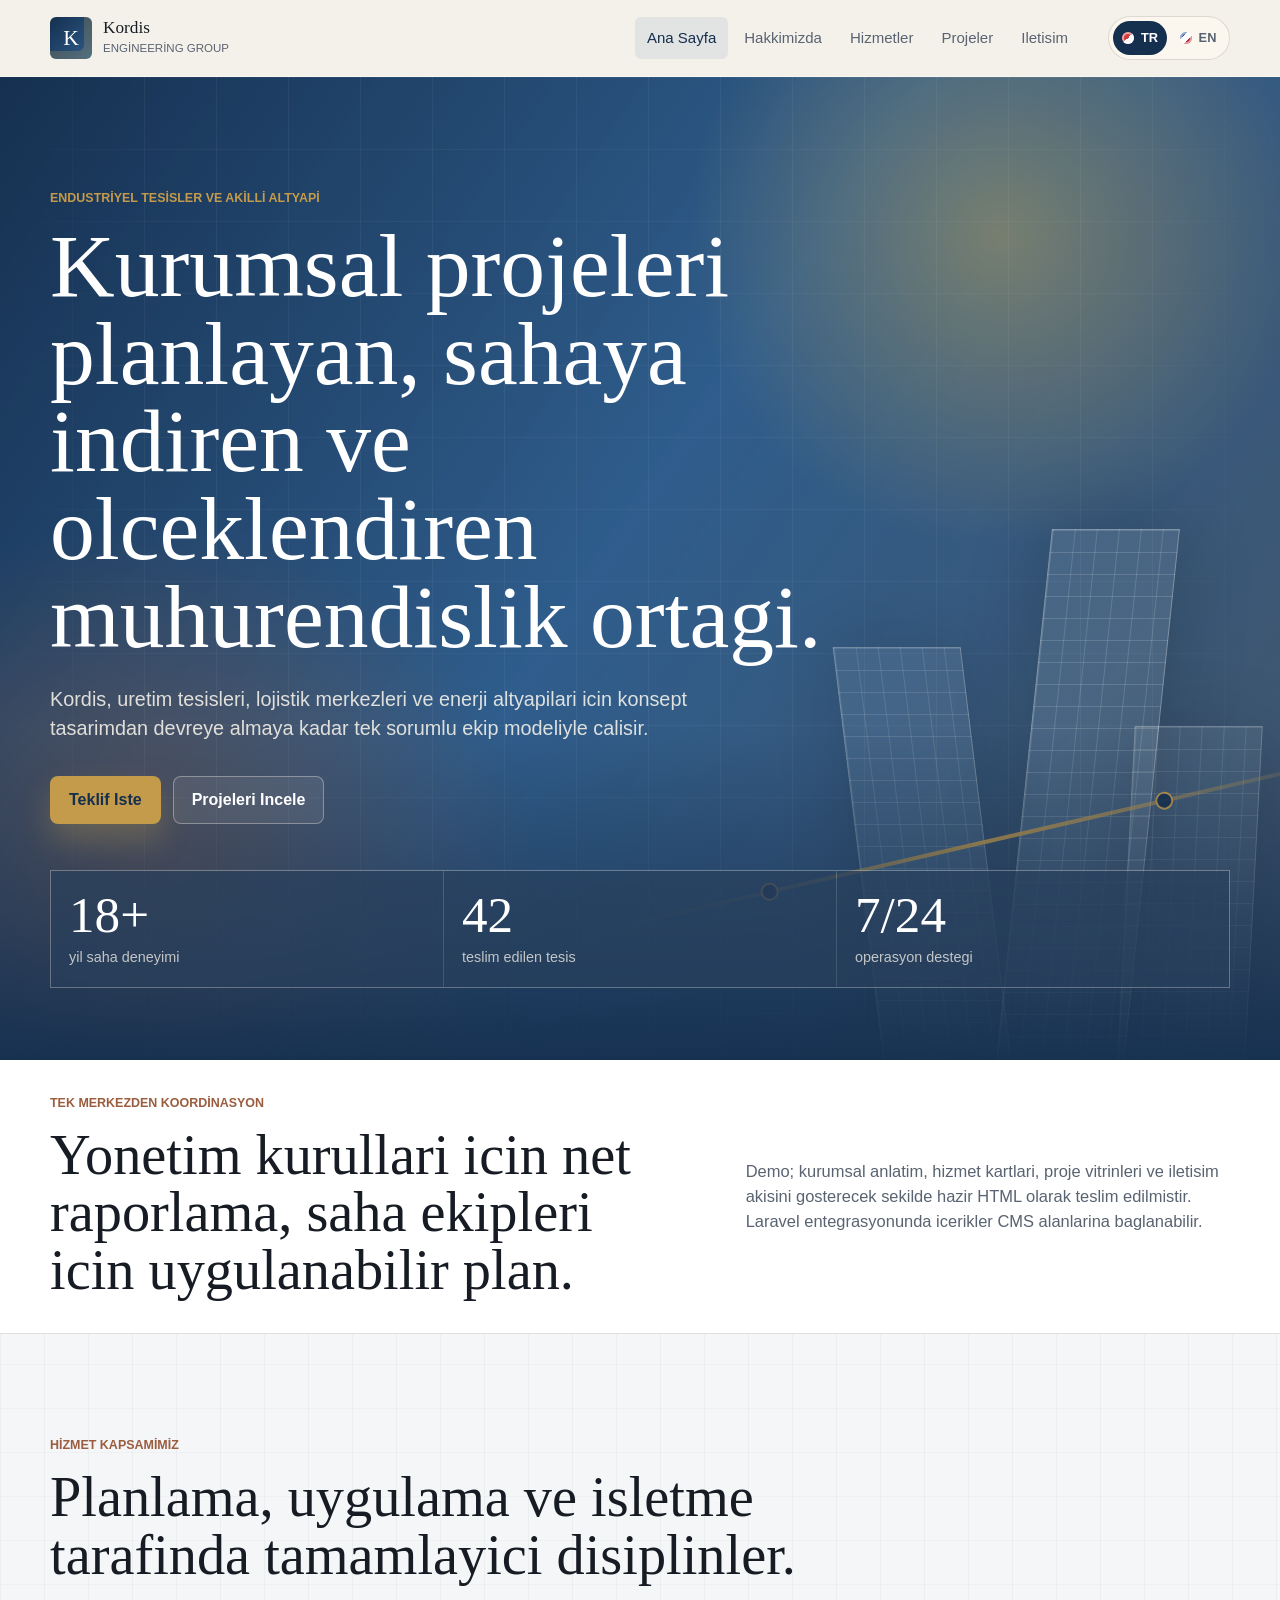
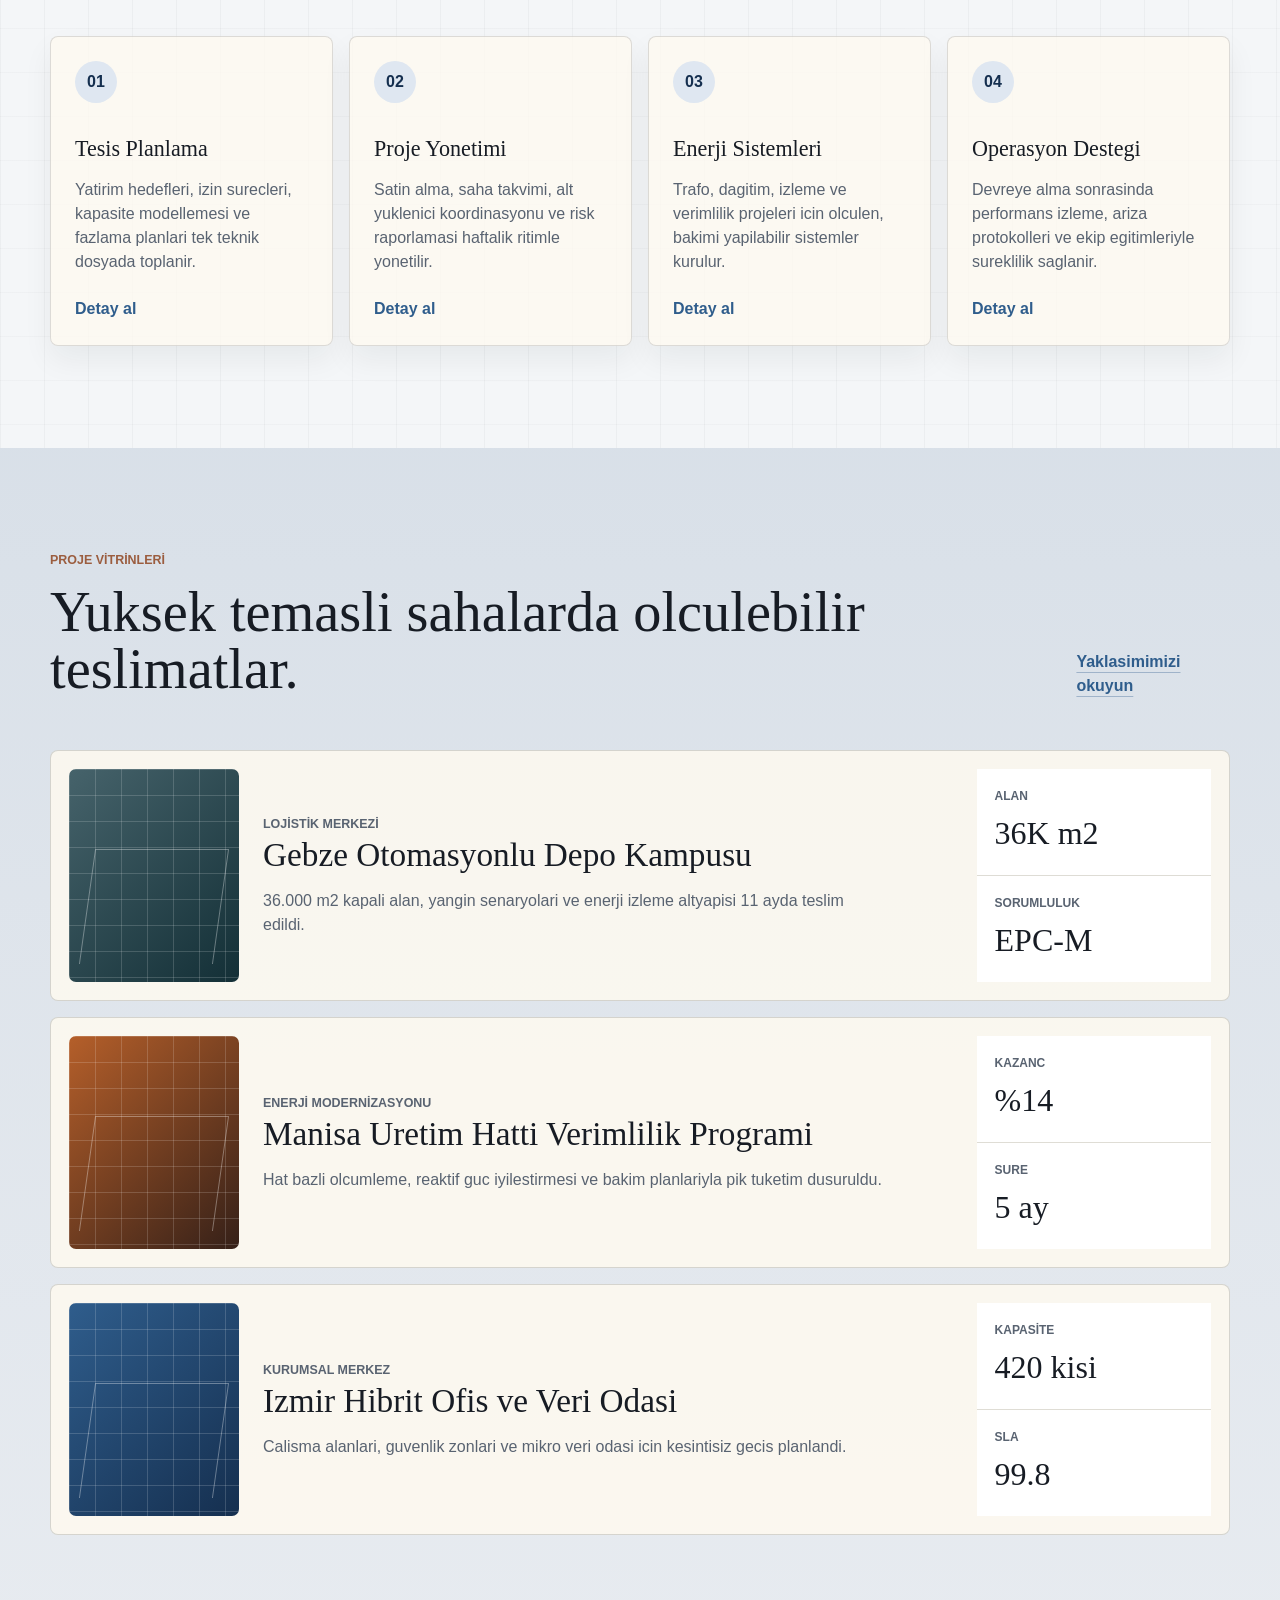
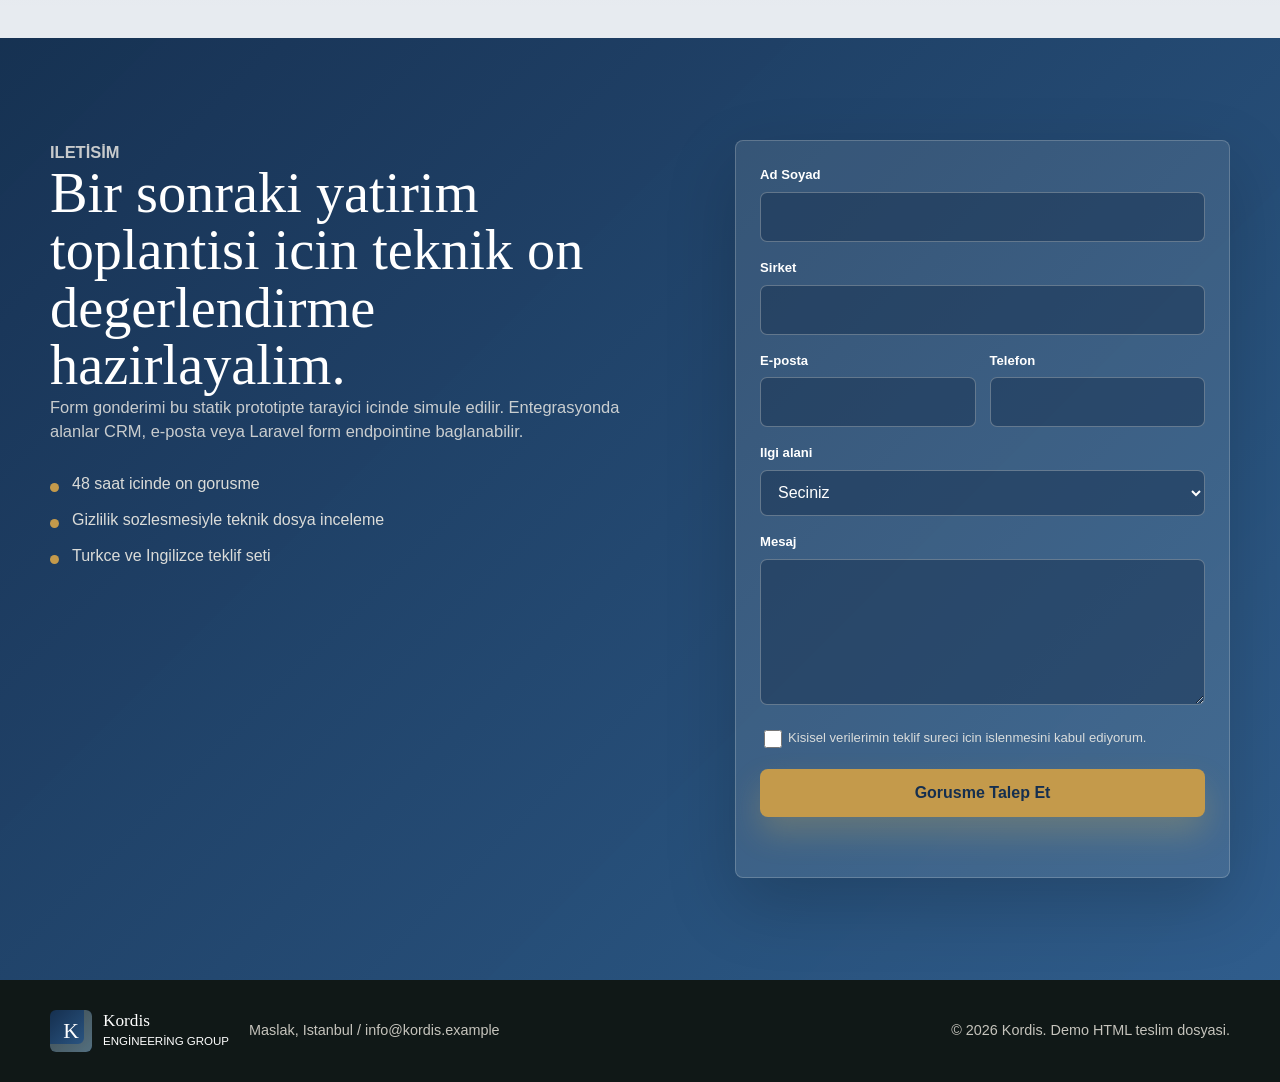
<file: client-html-demo/index.html>
<!doctype html>
<html lang="tr">
<head>
  <meta charset="utf-8">
  <meta name="viewport" content="width=device-width, initial-scale=1">
  <title>Kordis | Kurumsal Web Sitesi Prototipi</title>
  <!-- CMS:title: Home page browser title and meta title -->
  <meta name="description" content="Kordis icin hazir HTML/CSS/JS kurumsal web sitesi prototipi.">
  <link rel="stylesheet" href="assets/client-site.css">
</head>
<body>
  <a class="skip-link" href="#main">Icerige gec</a>

  <header class="site-header" data-site-header>
    <div class="header-inner">
      <a class="brand" href="index.html" aria-label="Kordis ana sayfa">
        <span class="brand-mark" aria-hidden="true">K</span>
        <span>
          <strong>Kordis</strong>
          <small>Engineering Group</small>
        </span>
      </a>

      <button class="nav-toggle" type="button" aria-expanded="false" aria-controls="primary-nav" data-nav-toggle>
        <span class="nav-toggle-lines" aria-hidden="true"></span>
        <span class="sr-only">Menuyu ac veya kapat</span>
      </button>

      <nav class="primary-nav" id="primary-nav" data-primary-nav>
        <a href="index.html" aria-current="page">Ana Sayfa</a>
        <a href="about.html">Hakkimizda</a>
        <a href="#services">Hizmetler</a>
        <a href="#projects">Projeler</a>
        <a href="#contact">Iletisim</a>
      </nav>

      <div class="language-switcher" aria-label="Dil secimi">
        <button class="language-option is-active" type="button" data-language="tr" aria-pressed="true">
          <span class="language-dot tr" aria-hidden="true"></span>
          TR
        </button>
        <button class="language-option" type="button" data-language="en" aria-pressed="false">
          <span class="language-dot en" aria-hidden="true"></span>
          EN
        </button>
      </div>
    </div>
  </header>

  <main id="main">
    <section class="hero hero-home">
      <!-- CMS:hero_image: Replace the CSS-built visual layer with a CMS-managed hero image when integrated -->
      <div class="hero-art" aria-hidden="true">
        <span class="hero-grid"></span>
        <span class="hero-tower one"></span>
        <span class="hero-tower two"></span>
        <span class="hero-tower three"></span>
        <span class="hero-route"></span>
      </div>

      <div class="hero-content">
        <p class="eyebrow">Endustriyel tesisler ve akilli altyapi</p>
        <!-- CMS:title: Hero headline -->
        <h1>Kurumsal projeleri planlayan, sahaya indiren ve olceklendiren muhurendislik ortagi.</h1>
        <p class="hero-copy">
          Kordis, uretim tesisleri, lojistik merkezleri ve enerji altyapilari icin konsept tasarimdan devreye almaya kadar tek sorumlu ekip modeliyle calisir.
        </p>
        <div class="hero-actions">
          <a class="button primary" href="#contact">Teklif Iste</a>
          <a class="button secondary" href="#projects">Projeleri Incele</a>
        </div>
      </div>

      <aside class="hero-metrics" aria-label="Sirket istatistikleri">
        <div>
          <strong>18+</strong>
          <span>yil saha deneyimi</span>
        </div>
        <div>
          <strong>42</strong>
          <span>teslim edilen tesis</span>
        </div>
        <div>
          <strong>7/24</strong>
          <span>operasyon destegi</span>
        </div>
      </aside>
    </section>

    <section class="section intro-band" aria-labelledby="intro-title">
      <div class="section-inner intro-grid">
        <div>
          <p class="eyebrow">Tek merkezden koordinasyon</p>
          <h2 id="intro-title">Yonetim kurullari icin net raporlama, saha ekipleri icin uygulanabilir plan.</h2>
        </div>
        <p>
          Demo; kurumsal anlatim, hizmet kartlari, proje vitrinleri ve iletisim akisini gosterecek sekilde hazir HTML olarak teslim edilmistir. Laravel entegrasyonunda icerikler CMS alanlarina baglanabilir.
        </p>
      </div>
    </section>

    <section class="section" id="services" aria-labelledby="services-title">
      <div class="section-inner">
        <div class="section-heading">
          <p class="eyebrow">Hizmet kapsamimiz</p>
          <h2 id="services-title">Planlama, uygulama ve isletme tarafinda tamamlayici disiplinler.</h2>
        </div>

        <!-- CMS:services: Repeat, sort, or filter service-card items from CMS service records -->
        <div class="service-grid">
          <article class="service-card">
            <span class="card-index">01</span>
            <h3>Tesis Planlama</h3>
            <p>Yatirim hedefleri, izin surecleri, kapasite modellemesi ve fazlama planlari tek teknik dosyada toplanir.</p>
            <a href="#contact" aria-label="Tesis Planlama icin iletisime gec">Detay al</a>
          </article>
          <article class="service-card">
            <span class="card-index">02</span>
            <h3>Proje Yonetimi</h3>
            <p>Satin alma, saha takvimi, alt yuklenici koordinasyonu ve risk raporlamasi haftalik ritimle yonetilir.</p>
            <a href="#contact" aria-label="Proje Yonetimi icin iletisime gec">Detay al</a>
          </article>
          <article class="service-card">
            <span class="card-index">03</span>
            <h3>Enerji Sistemleri</h3>
            <p>Trafo, dagitim, izleme ve verimlilik projeleri icin olculen, bakimi yapilabilir sistemler kurulur.</p>
            <a href="#contact" aria-label="Enerji Sistemleri icin iletisime gec">Detay al</a>
          </article>
          <article class="service-card">
            <span class="card-index">04</span>
            <h3>Operasyon Destegi</h3>
            <p>Devreye alma sonrasinda performans izleme, ariza protokolleri ve ekip egitimleriyle sureklilik saglanir.</p>
            <a href="#contact" aria-label="Operasyon Destegi icin iletisime gec">Detay al</a>
          </article>
        </div>
      </div>
    </section>

    <section class="section projects-section" id="projects" aria-labelledby="projects-title">
      <div class="section-inner">
        <div class="section-heading split">
          <div>
            <p class="eyebrow">Proje vitrinleri</p>
            <h2 id="projects-title">Yuksek temasli sahalarda olculebilir teslimatlar.</h2>
          </div>
          <a class="text-link" href="about.html">Yaklasimimizi okuyun</a>
        </div>

        <div class="project-list">
          <article class="project-highlight">
            <div class="project-visual steel" aria-hidden="true">
              <span></span>
            </div>
            <div class="project-copy">
              <p class="project-type">Lojistik merkezi</p>
              <h3>Gebze Otomasyonlu Depo Kampusu</h3>
              <p>36.000 m2 kapali alan, yangin senaryolari ve enerji izleme altyapisi 11 ayda teslim edildi.</p>
            </div>
            <dl class="project-facts">
              <div>
                <dt>Alan</dt>
                <dd>36K m2</dd>
              </div>
              <div>
                <dt>Sorumluluk</dt>
                <dd>EPC-M</dd>
              </div>
            </dl>
          </article>

          <article class="project-highlight">
            <div class="project-visual copper" aria-hidden="true">
              <span></span>
            </div>
            <div class="project-copy">
              <p class="project-type">Enerji modernizasyonu</p>
              <h3>Manisa Uretim Hatti Verimlilik Programi</h3>
              <p>Hat bazli olcumleme, reaktif guc iyilestirmesi ve bakim planlariyla pik tuketim dusuruldu.</p>
            </div>
            <dl class="project-facts">
              <div>
                <dt>Kazanc</dt>
                <dd>%14</dd>
              </div>
              <div>
                <dt>Sure</dt>
                <dd>5 ay</dd>
              </div>
            </dl>
          </article>

          <article class="project-highlight">
            <div class="project-visual green" aria-hidden="true">
              <span></span>
            </div>
            <div class="project-copy">
              <p class="project-type">Kurumsal merkez</p>
              <h3>Izmir Hibrit Ofis ve Veri Odasi</h3>
              <p>Calisma alanlari, guvenlik zonlari ve mikro veri odasi icin kesintisiz gecis planlandi.</p>
            </div>
            <dl class="project-facts">
              <div>
                <dt>Kapasite</dt>
                <dd>420 kisi</dd>
              </div>
              <div>
                <dt>SLA</dt>
                <dd>99.8</dd>
              </div>
            </dl>
          </article>
        </div>
      </div>
    </section>

    <section class="section contact-section" id="contact" aria-labelledby="contact-title">
      <div class="section-inner contact-layout">
        <div class="contact-copy">
          <p class="eyebrow">Iletisim</p>
          <h2 id="contact-title">Bir sonraki yatirim toplantisi icin teknik on degerlendirme hazirlayalim.</h2>
          <p>
            Form gonderimi bu statik prototipte tarayici icinde simule edilir. Entegrasyonda alanlar CRM, e-posta veya Laravel form endpointine baglanabilir.
          </p>
          <ul class="contact-notes" aria-label="Iletisim notlari">
            <li>48 saat icinde on gorusme</li>
            <li>Gizlilik sozlesmesiyle teknik dosya inceleme</li>
            <li>Turkce ve Ingilizce teklif seti</li>
          </ul>
        </div>

        <!-- CMS:contact_form: Map labels, validation messages, action URL, and consent text to CMS/form settings -->
        <form class="contact-form" action="#" method="post" data-contact-form novalidate>
          <div class="form-row">
            <label for="name">Ad Soyad</label>
            <input id="name" name="name" type="text" autocomplete="name" required>
          </div>
          <div class="form-row">
            <label for="company">Sirket</label>
            <input id="company" name="company" type="text" autocomplete="organization" required>
          </div>
          <div class="form-row two-column">
            <div>
              <label for="email">E-posta</label>
              <input id="email" name="email" type="email" autocomplete="email" required>
            </div>
            <div>
              <label for="phone">Telefon</label>
              <input id="phone" name="phone" type="tel" autocomplete="tel">
            </div>
          </div>
          <div class="form-row">
            <label for="interest">Ilgi alani</label>
            <select id="interest" name="interest" required>
              <option value="">Seciniz</option>
              <option>Tesis planlama</option>
              <option>Proje yonetimi</option>
              <option>Enerji sistemleri</option>
              <option>Operasyon destegi</option>
            </select>
          </div>
          <div class="form-row">
            <label for="message">Mesaj</label>
            <textarea id="message" name="message" rows="5" required></textarea>
          </div>
          <label class="consent">
            <input type="checkbox" name="consent" required>
            <span>Kisisel verilerimin teklif sureci icin islenmesini kabul ediyorum.</span>
          </label>
          <button class="button primary full" type="submit">Gorusme Talep Et</button>
          <p class="form-status" role="status" aria-live="polite" data-form-status></p>
        </form>
      </div>
    </section>
  </main>

  <footer class="site-footer">
    <div class="section-inner footer-inner">
      <a class="brand footer-brand" href="index.html" aria-label="Kordis ana sayfa">
        <span class="brand-mark" aria-hidden="true">K</span>
        <span>
          <strong>Kordis</strong>
          <small>Engineering Group</small>
        </span>
      </a>
      <p>Maslak, Istanbul / info@kordis.example</p>
      <p>&copy; <span data-year>2026</span> Kordis. Demo HTML teslim dosyasi.</p>
    </div>
  </footer>

  <script src="assets/client-site.js"></script>
</body>
</html>
</file>
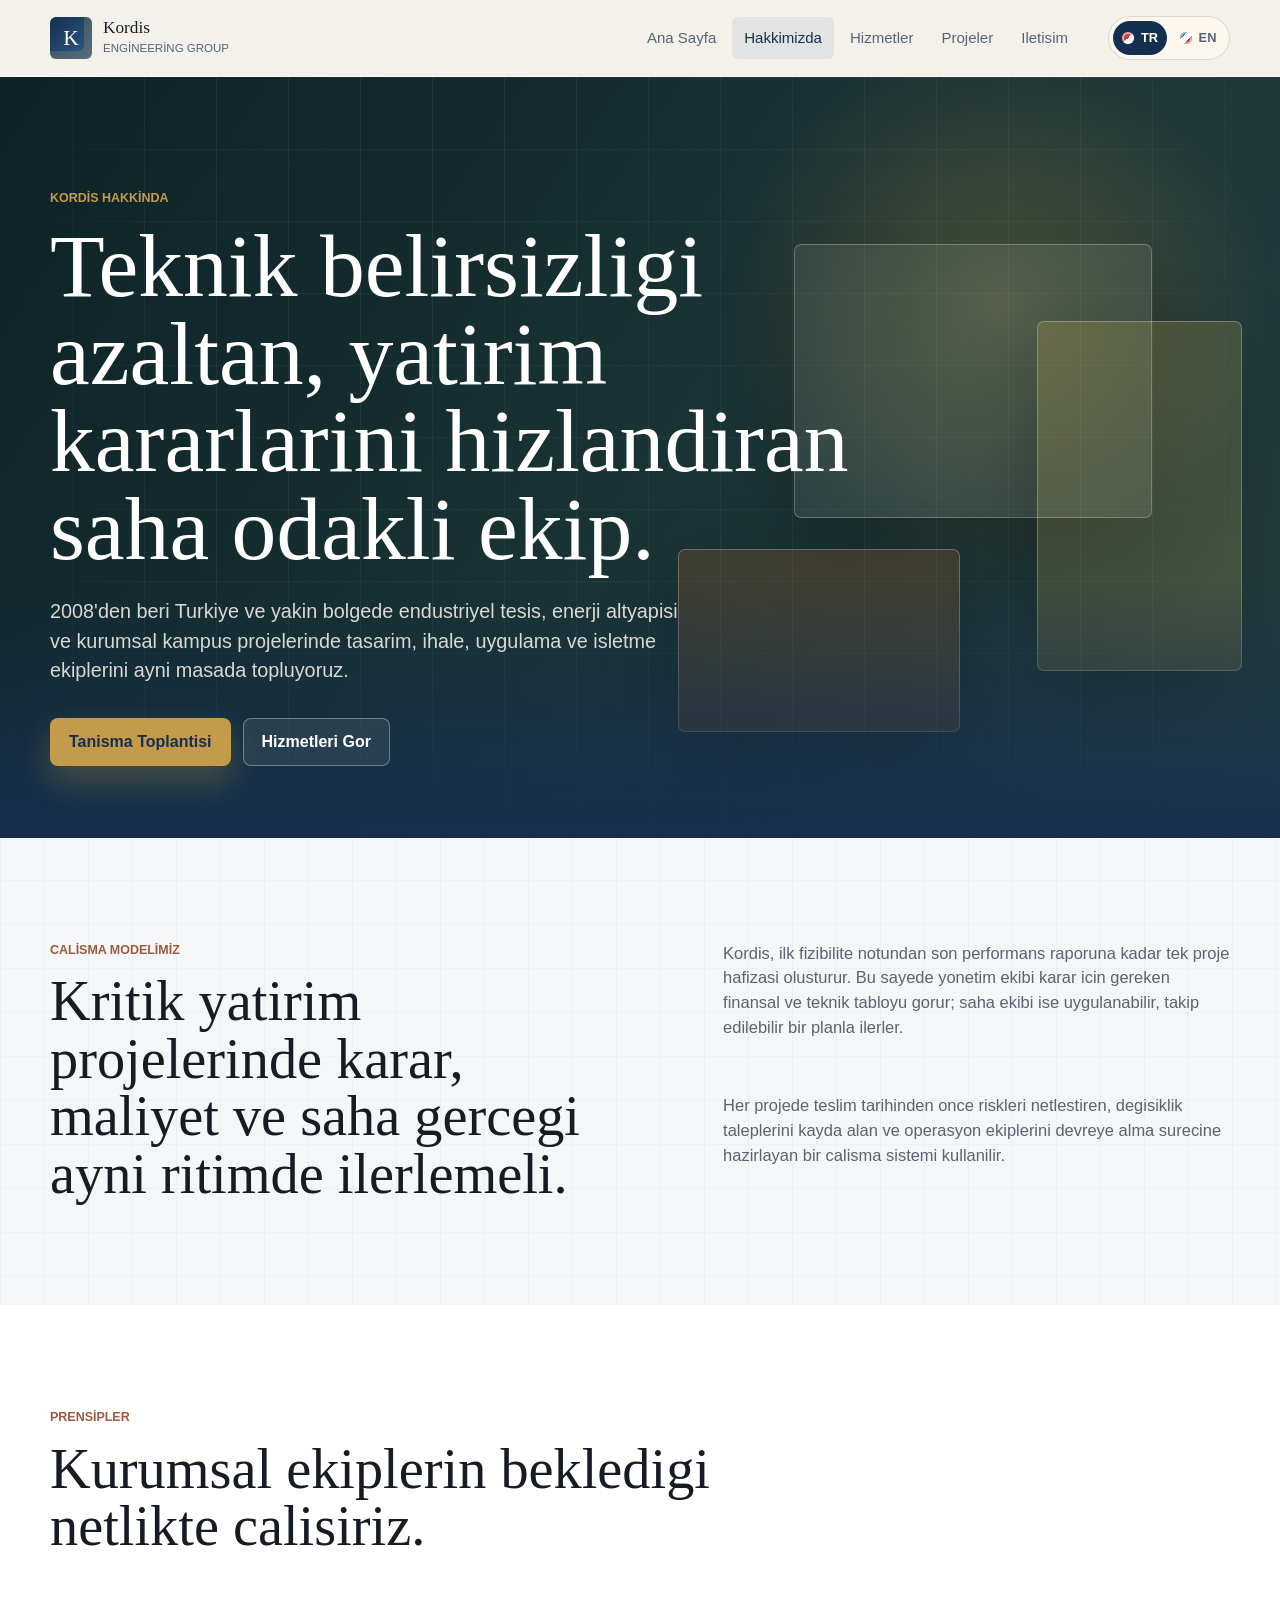
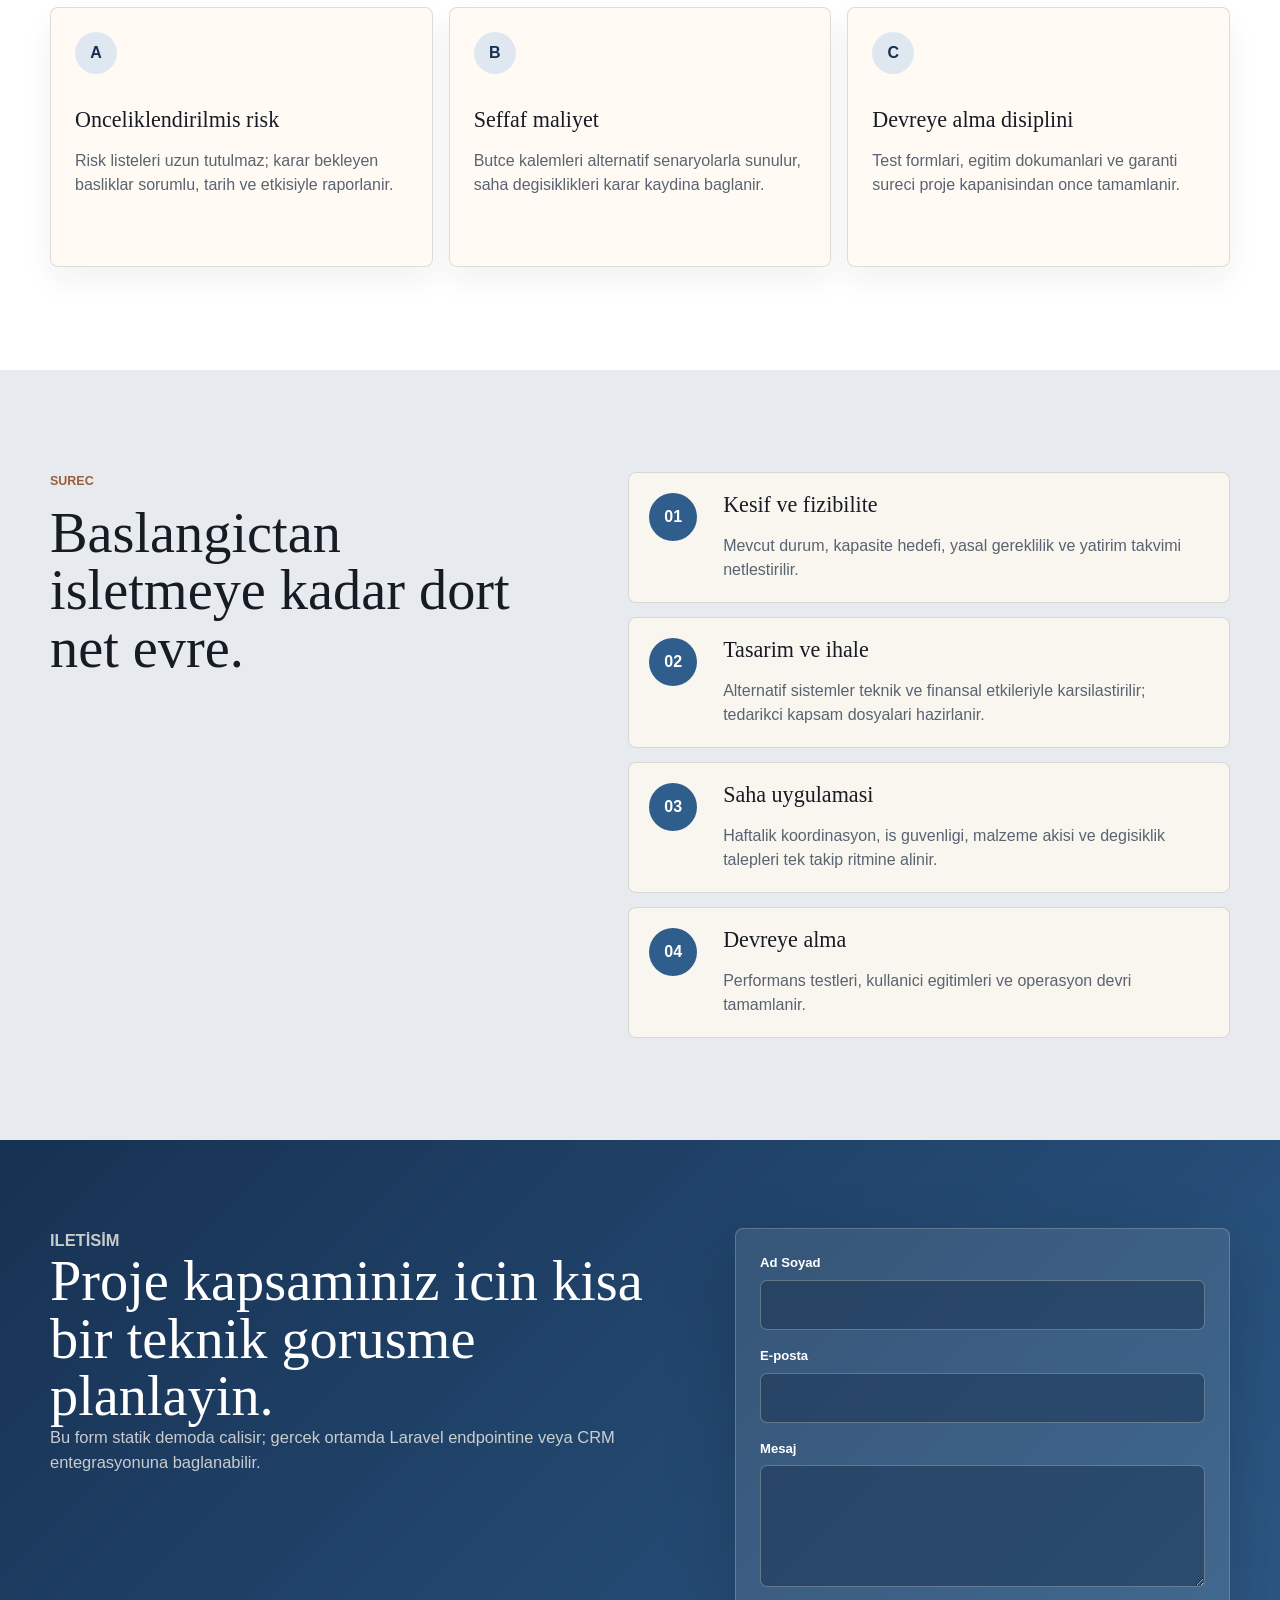
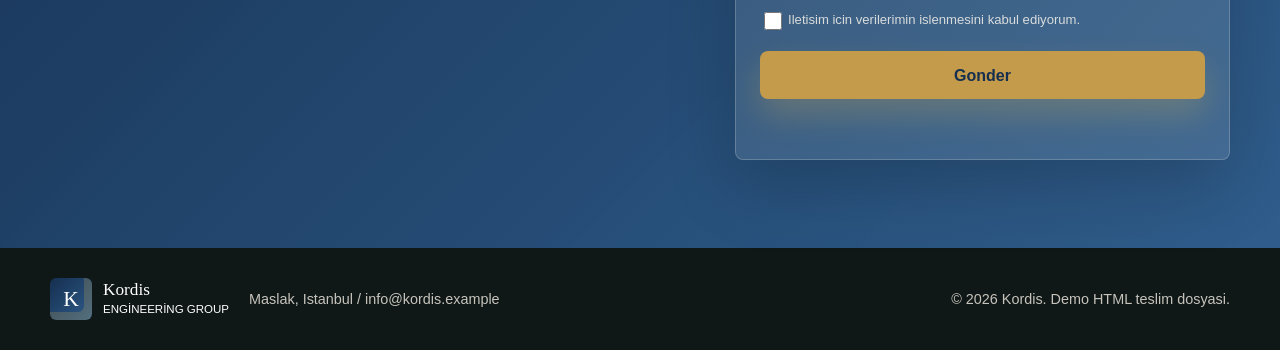
<file: client-html-demo/about.html>
<!doctype html>
<html lang="tr">
<head>
  <meta charset="utf-8">
  <meta name="viewport" content="width=device-width, initial-scale=1">
  <title>Kordis | Hakkimizda</title>
  <!-- CMS:title: About page browser title and meta title -->
  <meta name="description" content="Kordis kurumsal yaklasim, ekip ve proje yonetimi sayfasi.">
  <link rel="stylesheet" href="assets/client-site.css">
</head>
<body>
  <a class="skip-link" href="#main">Icerige gec</a>

  <header class="site-header" data-site-header>
    <div class="header-inner">
      <a class="brand" href="index.html" aria-label="Kordis ana sayfa">
        <span class="brand-mark" aria-hidden="true">K</span>
        <span>
          <strong>Kordis</strong>
          <small>Engineering Group</small>
        </span>
      </a>

      <button class="nav-toggle" type="button" aria-expanded="false" aria-controls="primary-nav" data-nav-toggle>
        <span class="nav-toggle-lines" aria-hidden="true"></span>
        <span class="sr-only">Menuyu ac veya kapat</span>
      </button>

      <nav class="primary-nav" id="primary-nav" data-primary-nav>
        <a href="index.html">Ana Sayfa</a>
        <a href="about.html" aria-current="page">Hakkimizda</a>
        <a href="index.html#services">Hizmetler</a>
        <a href="index.html#projects">Projeler</a>
        <a href="index.html#contact">Iletisim</a>
      </nav>

      <div class="language-switcher" aria-label="Dil secimi">
        <button class="language-option is-active" type="button" data-language="tr" aria-pressed="true">
          <span class="language-dot tr" aria-hidden="true"></span>
          TR
        </button>
        <button class="language-option" type="button" data-language="en" aria-pressed="false">
          <span class="language-dot en" aria-hidden="true"></span>
          EN
        </button>
      </div>
    </div>
  </header>

  <main id="main">
    <section class="hero hero-about">
      <!-- CMS:hero_image: About hero image or video poster managed by CMS -->
      <div class="hero-art about-art" aria-hidden="true">
        <span class="hero-grid"></span>
        <span class="about-panel panel-a"></span>
        <span class="about-panel panel-b"></span>
        <span class="about-panel panel-c"></span>
      </div>

      <div class="hero-content">
        <p class="eyebrow">Kordis hakkinda</p>
        <!-- CMS:title: About hero headline -->
        <h1>Teknik belirsizligi azaltan, yatirim kararlarini hizlandiran saha odakli ekip.</h1>
        <p class="hero-copy">
          2008'den beri Turkiye ve yakin bolgede endustriyel tesis, enerji altyapisi ve kurumsal kampus projelerinde tasarim, ihale, uygulama ve isletme ekiplerini ayni masada topluyoruz.
        </p>
        <div class="hero-actions">
          <a class="button primary" href="index.html#contact">Tanisma Toplantisi</a>
          <a class="button secondary" href="index.html#services">Hizmetleri Gor</a>
        </div>
      </div>
    </section>

    <section class="section about-story" aria-labelledby="story-title">
      <div class="section-inner story-grid">
        <div>
          <p class="eyebrow">Calisma modelimiz</p>
          <h2 id="story-title">Kritik yatirim projelerinde karar, maliyet ve saha gercegi ayni ritimde ilerlemeli.</h2>
        </div>
        <div class="story-copy">
          <p>
            Kordis, ilk fizibilite notundan son performans raporuna kadar tek proje hafizasi olusturur. Bu sayede yonetim ekibi karar icin gereken finansal ve teknik tabloyu gorur; saha ekibi ise uygulanabilir, takip edilebilir bir planla ilerler.
          </p>
          <p>
            Her projede teslim tarihinden once riskleri netlestiren, degisiklik taleplerini kayda alan ve operasyon ekiplerini devreye alma surecine hazirlayan bir calisma sistemi kullanilir.
          </p>
        </div>
      </div>
    </section>

    <section class="section values-section" aria-labelledby="values-title">
      <div class="section-inner">
        <div class="section-heading">
          <p class="eyebrow">Prensipler</p>
          <h2 id="values-title">Kurumsal ekiplerin bekledigi netlikte calisiriz.</h2>
        </div>

        <div class="values-grid">
          <article class="value-card">
            <span class="card-index">A</span>
            <h3>Onceliklendirilmis risk</h3>
            <p>Risk listeleri uzun tutulmaz; karar bekleyen basliklar sorumlu, tarih ve etkisiyle raporlanir.</p>
          </article>
          <article class="value-card">
            <span class="card-index">B</span>
            <h3>Seffaf maliyet</h3>
            <p>Butce kalemleri alternatif senaryolarla sunulur, saha degisiklikleri karar kaydina baglanir.</p>
          </article>
          <article class="value-card">
            <span class="card-index">C</span>
            <h3>Devreye alma disiplini</h3>
            <p>Test formlari, egitim dokumanlari ve garanti sureci proje kapanisindan once tamamlanir.</p>
          </article>
        </div>
      </div>
    </section>

    <section class="section timeline-section" aria-labelledby="timeline-title">
      <div class="section-inner timeline-layout">
        <div>
          <p class="eyebrow">Surec</p>
          <h2 id="timeline-title">Baslangictan isletmeye kadar dort net evre.</h2>
        </div>

        <ol class="timeline">
          <li>
            <span>01</span>
            <div>
              <h3>Kesif ve fizibilite</h3>
              <p>Mevcut durum, kapasite hedefi, yasal gereklilik ve yatirim takvimi netlestirilir.</p>
            </div>
          </li>
          <li>
            <span>02</span>
            <div>
              <h3>Tasarim ve ihale</h3>
              <p>Alternatif sistemler teknik ve finansal etkileriyle karsilastirilir; tedarikci kapsam dosyalari hazirlanir.</p>
            </div>
          </li>
          <li>
            <span>03</span>
            <div>
              <h3>Saha uygulamasi</h3>
              <p>Haftalik koordinasyon, is guvenligi, malzeme akisi ve degisiklik talepleri tek takip ritmine alinir.</p>
            </div>
          </li>
          <li>
            <span>04</span>
            <div>
              <h3>Devreye alma</h3>
              <p>Performans testleri, kullanici egitimleri ve operasyon devri tamamlanir.</p>
            </div>
          </li>
        </ol>
      </div>
    </section>

    <section class="section contact-section compact" aria-labelledby="about-contact-title">
      <div class="section-inner contact-layout">
        <div class="contact-copy">
          <p class="eyebrow">Iletisim</p>
          <h2 id="about-contact-title">Proje kapsaminiz icin kisa bir teknik gorusme planlayin.</h2>
          <p>Bu form statik demoda calisir; gercek ortamda Laravel endpointine veya CRM entegrasyonuna baglanabilir.</p>
        </div>

        <!-- CMS:contact_form: About page contact form labels, consent text, action URL, and routing rules -->
        <form class="contact-form" action="#" method="post" data-contact-form novalidate>
          <div class="form-row">
            <label for="about-name">Ad Soyad</label>
            <input id="about-name" name="name" type="text" autocomplete="name" required>
          </div>
          <div class="form-row">
            <label for="about-email">E-posta</label>
            <input id="about-email" name="email" type="email" autocomplete="email" required>
          </div>
          <div class="form-row">
            <label for="about-message">Mesaj</label>
            <textarea id="about-message" name="message" rows="4" required></textarea>
          </div>
          <label class="consent">
            <input type="checkbox" name="consent" required>
            <span>Iletisim icin verilerimin islenmesini kabul ediyorum.</span>
          </label>
          <button class="button primary full" type="submit">Gonder</button>
          <p class="form-status" role="status" aria-live="polite" data-form-status></p>
        </form>
      </div>
    </section>
  </main>

  <footer class="site-footer">
    <div class="section-inner footer-inner">
      <a class="brand footer-brand" href="index.html" aria-label="Kordis ana sayfa">
        <span class="brand-mark" aria-hidden="true">K</span>
        <span>
          <strong>Kordis</strong>
          <small>Engineering Group</small>
        </span>
      </a>
      <p>Maslak, Istanbul / info@kordis.example</p>
      <p>&copy; <span data-year>2026</span> Kordis. Demo HTML teslim dosyasi.</p>
    </div>
  </footer>

  <script src="assets/client-site.js"></script>
</body>
</html>
</file>
<file: client-html-demo/assets/client-site.css>
:root {
  --ink: #171c24;
  --ink-soft: #596371;
  --paper: #f4f6f8;
  --paper-strong: #ffffff;
  --mist: #e7ebf0;
  --line: rgba(23, 28, 36, 0.14);
  --forest: #2f5d8c;
  --forest-strong: #152f4f;
  --copper: #9b5d3f;
  --signal: #c49a4b;
  --blueprint: #dfe7f1;
  --white: #ffffff;
  --shadow: 0 24px 70px rgba(23, 28, 36, 0.13);
  --radius: 8px;
  --max: 1180px;
  --font-body: Optima, "Avenir Next", "Helvetica Neue", sans-serif;
  --font-display: "Bodoni 72", Didot, "Iowan Old Style", Georgia, serif;
}

* {
  box-sizing: border-box;
}

html {
  scroll-behavior: smooth;
}

body {
  margin: 0;
  color: var(--ink);
  background:
    linear-gradient(90deg, rgba(23, 28, 36, 0.035) 1px, transparent 1px),
    linear-gradient(180deg, rgba(23, 28, 36, 0.025) 1px, transparent 1px),
    var(--paper);
  background-size: 44px 44px, 44px 44px, auto;
  font-family: var(--font-body);
  font-weight: 400;
  line-height: 1.5;
}

body.nav-open {
  overflow: hidden;
}

a {
  color: inherit;
  text-decoration: none;
}

button,
input,
select,
textarea {
  font: inherit;
}

img {
  max-width: 100%;
  display: block;
}

.sr-only {
  position: absolute;
  width: 1px;
  height: 1px;
  padding: 0;
  margin: -1px;
  overflow: hidden;
  clip: rect(0, 0, 0, 0);
  white-space: nowrap;
  border: 0;
}

.skip-link {
  position: fixed;
  top: 12px;
  left: 12px;
  z-index: 100;
  transform: translateY(-140%);
  padding: 10px 14px;
  border-radius: var(--radius);
  color: var(--white);
  background: var(--forest-strong);
  transition: transform 180ms ease;
}

.skip-link:focus {
  transform: translateY(0);
}

.site-header {
  position: sticky;
  top: 0;
  z-index: 50;
  border-bottom: 1px solid rgba(255, 255, 255, 0.35);
  background: rgba(244, 241, 233, 0.88);
  backdrop-filter: blur(18px);
  transition: box-shadow 180ms ease, background 180ms ease;
}

.site-header.is-scrolled {
  background: rgba(255, 250, 240, 0.94);
  box-shadow: 0 14px 40px rgba(23, 28, 36, 0.1);
}

.header-inner {
  width: min(100% - 32px, var(--max));
  min-height: 76px;
  margin: 0 auto;
  display: grid;
  grid-template-columns: auto 1fr auto;
  align-items: center;
  gap: 28px;
}

.brand {
  display: inline-flex;
  align-items: center;
  gap: 11px;
  min-width: max-content;
}

.brand-mark {
  width: 42px;
  height: 42px;
  display: grid;
  place-items: center;
  border-radius: 6px;
  color: var(--paper-strong);
  background:
    linear-gradient(135deg, var(--forest-strong), var(--forest)),
    var(--forest);
  font-family: var(--font-display);
  font-size: 1.35rem;
  font-weight: 500;
  box-shadow: inset -8px -8px 0 rgba(231, 184, 74, 0.2);
}

.brand strong,
.brand small {
  display: block;
}

.brand strong {
  font-family: var(--font-display);
  font-size: 1.08rem;
  font-weight: 500;
  line-height: 1;
  letter-spacing: 0;
}

.brand small {
  margin-top: 3px;
  color: var(--ink-soft);
  font-size: 0.72rem;
  text-transform: uppercase;
}

.primary-nav {
  display: flex;
  justify-content: flex-end;
  align-items: center;
  gap: 4px;
}

.primary-nav a {
  padding: 10px 12px;
  border-radius: 6px;
  color: var(--ink-soft);
  font-size: 0.94rem;
  font-weight: 500;
  transition: color 160ms ease, background 160ms ease;
}

.primary-nav a:hover,
.primary-nav a:focus-visible,
.primary-nav a[aria-current="page"] {
  color: var(--forest-strong);
  background: rgba(47, 93, 140, 0.09);
}

.language-switcher {
  display: inline-flex;
  align-items: center;
  gap: 4px;
  padding: 4px;
  border: 1px solid var(--line);
  border-radius: 999px;
  background: rgba(255, 250, 240, 0.72);
}

.language-option {
  min-width: 54px;
  min-height: 34px;
  display: inline-flex;
  align-items: center;
  justify-content: center;
  gap: 7px;
  border: 0;
  border-radius: 999px;
  color: var(--ink-soft);
  background: transparent;
  font-size: 0.8rem;
  font-weight: 600;
  cursor: pointer;
  transition: background 160ms ease, color 160ms ease, transform 160ms ease;
}

.language-option:hover {
  transform: translateY(-1px);
}

.language-option.is-active {
  color: var(--white);
  background: var(--forest-strong);
}

.language-dot {
  width: 12px;
  height: 12px;
  border-radius: 50%;
  box-shadow: inset 0 0 0 2px rgba(255, 255, 255, 0.55);
}

.language-dot.tr {
  background: linear-gradient(135deg, #d83b3b 0 50%, #ffffff 50% 100%);
}

.language-dot.en {
  background: linear-gradient(135deg, #244f9e 0 33%, #ffffff 33% 66%, #b92832 66% 100%);
}

.nav-toggle {
  display: none;
  width: 44px;
  height: 44px;
  border: 1px solid var(--line);
  border-radius: 8px;
  background: var(--paper-strong);
  cursor: pointer;
}

.nav-toggle-lines,
.nav-toggle-lines::before,
.nav-toggle-lines::after {
  width: 19px;
  height: 2px;
  display: block;
  margin: 0 auto;
  border-radius: 99px;
  background: var(--ink);
  content: "";
  transition: transform 180ms ease, opacity 180ms ease;
}

.nav-toggle-lines::before {
  transform: translateY(-6px);
}

.nav-toggle-lines::after {
  transform: translateY(4px);
}

.nav-toggle[aria-expanded="true"] .nav-toggle-lines {
  transform: rotate(45deg);
}

.nav-toggle[aria-expanded="true"] .nav-toggle-lines::before {
  transform: translateY(0) rotate(90deg);
}

.nav-toggle[aria-expanded="true"] .nav-toggle-lines::after {
  opacity: 0;
}

.hero {
  position: relative;
  min-height: min(760px, 78svh);
  display: grid;
  align-items: center;
  overflow: hidden;
  isolation: isolate;
  padding: 92px 0 72px;
  color: var(--paper-strong);
  background: var(--forest-strong);
}

.hero::after {
  position: absolute;
  inset: auto 0 0;
  height: 34%;
  z-index: -1;
  background: linear-gradient(0deg, rgba(21, 47, 79, 0.95), transparent);
  content: "";
}

.hero-art {
  position: absolute;
  inset: 0;
  z-index: -2;
  background:
    radial-gradient(circle at 78% 16%, rgba(231, 184, 74, 0.38), transparent 24%),
    radial-gradient(circle at 12% 85%, rgba(181, 95, 42, 0.42), transparent 28%),
    linear-gradient(124deg, rgba(21, 47, 79, 0.98), rgba(47, 93, 140, 0.86) 48%, rgba(72, 82, 96, 0.78)),
    var(--forest);
}

.hero-grid {
  position: absolute;
  inset: 0;
  opacity: 0.32;
  background:
    linear-gradient(90deg, rgba(255, 255, 255, 0.16) 1px, transparent 1px),
    linear-gradient(180deg, rgba(255, 255, 255, 0.12) 1px, transparent 1px);
  background-size: 72px 72px;
  mask-image: linear-gradient(90deg, transparent, #000 12%, #000 88%, transparent);
}

.hero-tower {
  position: absolute;
  right: 10%;
  bottom: 0;
  width: clamp(86px, 10vw, 150px);
  border: 1px solid rgba(255, 250, 240, 0.3);
  border-bottom: 0;
  background:
    linear-gradient(90deg, rgba(255, 255, 255, 0.14) 1px, transparent 1px),
    linear-gradient(180deg, rgba(255, 255, 255, 0.15) 1px, transparent 1px),
    rgba(255, 250, 240, 0.08);
  background-size: 22px 22px;
  box-shadow: 0 0 80px rgba(0, 0, 0, 0.2);
}

.hero-tower.one {
  height: 54%;
  transform: skewX(-6deg);
}

.hero-tower.two {
  right: 23%;
  height: 42%;
  transform: skewX(7deg);
  opacity: 0.84;
}

.hero-tower.three {
  right: 2%;
  height: 34%;
  transform: skewX(-3deg);
  opacity: 0.76;
}

.hero-route {
  position: absolute;
  right: -6%;
  bottom: 22%;
  width: 58%;
  height: 4px;
  border-radius: 999px;
  background: linear-gradient(90deg, transparent, var(--signal), transparent);
  transform: rotate(-13deg);
}

.hero-route::before,
.hero-route::after {
  position: absolute;
  top: 50%;
  width: 14px;
  height: 14px;
  border: 2px solid var(--signal);
  border-radius: 50%;
  background: rgba(21, 47, 79, 0.92);
  content: "";
  transform: translateY(-50%);
}

.hero-route::before {
  left: 19%;
}

.hero-route::after {
  right: 24%;
}

.hero-content {
  width: min(100% - 32px, var(--max));
  margin: 0 auto;
  padding-top: 20px;
}

.eyebrow {
  margin: 0 0 14px;
  color: var(--copper);
  font-size: 0.78rem;
  font-weight: 650;
  letter-spacing: 0;
  text-transform: uppercase;
}

.hero .eyebrow {
  color: var(--signal);
}

h1,
h2,
h3,
p {
  overflow-wrap: anywhere;
}

h1,
h2,
h3 {
  margin: 0;
  font-family: var(--font-display);
  font-weight: 500;
  letter-spacing: 0;
}

h1 {
  max-width: 840px;
  font-size: clamp(2.5rem, 7vw, 5.9rem);
  line-height: 0.98;
}

.hero-copy {
  max-width: 650px;
  margin: 24px 0 0;
  color: rgba(255, 250, 240, 0.84);
  font-size: clamp(1.02rem, 1.8vw, 1.24rem);
}

.hero-actions {
  display: flex;
  flex-wrap: wrap;
  gap: 12px;
  margin-top: 32px;
}

.button {
  min-height: 48px;
  display: inline-flex;
  align-items: center;
  justify-content: center;
  gap: 10px;
  padding: 13px 18px;
  border: 1px solid transparent;
  border-radius: 8px;
  font-weight: 650;
  line-height: 1.1;
  cursor: pointer;
  transition: transform 160ms ease, box-shadow 160ms ease, background 160ms ease;
}

.button:hover,
.button:focus-visible {
  transform: translateY(-2px);
}

.button.primary {
  color: var(--forest-strong);
  background: var(--signal);
  box-shadow: 0 16px 32px rgba(231, 184, 74, 0.24);
}

.button.secondary {
  color: var(--paper-strong);
  border-color: rgba(255, 250, 240, 0.34);
  background: rgba(255, 250, 240, 0.08);
}

.button.full {
  width: 100%;
}

.hero-metrics {
  width: min(100% - 32px, var(--max));
  margin: 46px auto 0;
  display: grid;
  grid-template-columns: repeat(3, minmax(0, 1fr));
  gap: 1px;
  border: 1px solid rgba(255, 250, 240, 0.18);
  background: rgba(255, 250, 240, 0.14);
}

.hero-metrics div {
  min-height: 112px;
  padding: 18px;
  display: flex;
  flex-direction: column;
  justify-content: end;
  background: rgba(21, 47, 79, 0.62);
}

.hero-metrics strong {
  font-family: var(--font-display);
  font-size: clamp(2rem, 4vw, 3.4rem);
  font-weight: 500;
  line-height: 1;
}

.hero-metrics span {
  margin-top: 7px;
  color: rgba(255, 250, 240, 0.72);
  font-size: 0.9rem;
}

.section {
  padding: clamp(58px, 8vw, 108px) 0;
}

.section-inner {
  width: min(100% - 32px, var(--max));
  margin: 0 auto;
}

.intro-band {
  padding: 34px 0;
  border-bottom: 1px solid var(--line);
  background: var(--paper-strong);
}

.intro-grid {
  display: grid;
  grid-template-columns: minmax(0, 0.92fr) minmax(280px, 0.72fr);
  gap: clamp(26px, 6vw, 84px);
  align-items: center;
}

.intro-grid h2,
.section-heading h2,
.contact-copy h2,
.story-grid h2,
.timeline-layout h2 {
  font-size: clamp(2rem, 4.4vw, 4rem);
  line-height: 1.02;
}

.intro-grid p:last-child,
.story-copy p,
.contact-copy p {
  margin: 0;
  color: var(--ink-soft);
  font-size: 1.03rem;
}

.section-heading {
  max-width: 810px;
  margin-bottom: clamp(28px, 5vw, 52px);
}

.section-heading.split {
  max-width: none;
  display: flex;
  align-items: end;
  justify-content: space-between;
  gap: 26px;
}

.text-link {
  color: var(--forest);
  font-weight: 650;
  text-decoration: underline;
  text-decoration-color: rgba(47, 93, 140, 0.35);
  text-underline-offset: 5px;
}

.service-grid,
.values-grid {
  display: grid;
  grid-template-columns: repeat(4, minmax(0, 1fr));
  gap: 16px;
}

.service-card,
.value-card {
  min-height: 310px;
  display: flex;
  flex-direction: column;
  padding: 24px;
  border: 1px solid var(--line);
  border-radius: var(--radius);
  background: rgba(255, 250, 240, 0.74);
  box-shadow: 0 14px 30px rgba(24, 33, 31, 0.06);
  transition: transform 180ms ease, box-shadow 180ms ease, border-color 180ms ease;
}

.service-card:hover,
.value-card:hover {
  transform: translateY(-5px);
  border-color: rgba(181, 95, 42, 0.42);
  box-shadow: var(--shadow);
}

.card-index {
  width: 42px;
  height: 42px;
  display: grid;
  place-items: center;
  margin-bottom: 34px;
  border-radius: 50%;
  color: var(--forest-strong);
  background: var(--blueprint);
  font-weight: 650;
}

.service-card h3,
.value-card h3,
.timeline h3 {
  font-size: 1.38rem;
  line-height: 1.13;
}

.service-card p,
.value-card p,
.timeline p,
.project-copy p {
  color: var(--ink-soft);
}

.service-card a {
  margin-top: auto;
  color: var(--forest);
  font-weight: 650;
}

.projects-section {
  background:
    linear-gradient(180deg, rgba(47, 93, 140, 0.08), transparent),
    var(--mist);
}

.project-list {
  display: grid;
  gap: 16px;
}

.project-highlight {
  display: grid;
  grid-template-columns: 170px minmax(0, 1fr) minmax(180px, 0.34fr);
  gap: 24px;
  align-items: stretch;
  padding: 18px;
  border: 1px solid rgba(24, 33, 31, 0.16);
  border-radius: var(--radius);
  background: rgba(255, 250, 240, 0.82);
}

.project-visual {
  position: relative;
  min-height: 150px;
  overflow: hidden;
  border-radius: 7px;
  background: var(--forest);
}

.project-visual::before {
  position: absolute;
  inset: 0;
  background:
    linear-gradient(90deg, rgba(255, 255, 255, 0.16) 1px, transparent 1px),
    linear-gradient(180deg, rgba(255, 255, 255, 0.16) 1px, transparent 1px);
  background-size: 26px 26px;
  content: "";
}

.project-visual span {
  position: absolute;
  inset: auto 18px 18px;
  height: 54%;
  border: 1px solid rgba(255, 255, 255, 0.34);
  border-bottom: 0;
  transform: skewX(-8deg);
}

.project-visual.steel {
  background: linear-gradient(135deg, #46636b, #132f36);
}

.project-visual.copper {
  background: linear-gradient(135deg, #b55f2a, #352018);
}

.project-visual.green {
  background: linear-gradient(135deg, #2f5d8c, #152f4f);
}

.project-copy {
  display: flex;
  flex-direction: column;
  justify-content: center;
}

.project-copy h3 {
  margin-top: 4px;
  font-size: clamp(1.42rem, 2.6vw, 2.25rem);
  line-height: 1.04;
}

.project-copy p:last-child {
  max-width: 620px;
  margin-bottom: 0;
}

.project-type {
  margin: 0;
  color: var(--copper);
  font-size: 0.78rem;
  font-weight: 650;
  text-transform: uppercase;
}

.project-facts {
  display: grid;
  gap: 1px;
  margin: 0;
  background: rgba(24, 33, 31, 0.12);
}

.project-facts div {
  display: flex;
  flex-direction: column;
  justify-content: center;
  padding: 18px;
  background: var(--paper-strong);
}

.project-facts dt {
  color: var(--ink-soft);
  font-size: 0.75rem;
  font-weight: 650;
  text-transform: uppercase;
}

.project-facts dd {
  margin: 4px 0 0;
  font-family: var(--font-display);
  font-size: 2rem;
  font-weight: 500;
}

.contact-section {
  color: var(--paper-strong);
  background:
    linear-gradient(135deg, rgba(21, 47, 79, 0.95), rgba(47, 93, 140, 0.92)),
    var(--forest);
}

.contact-layout {
  display: grid;
  grid-template-columns: minmax(0, 0.85fr) minmax(320px, 0.7fr);
  gap: clamp(28px, 7vw, 84px);
  align-items: start;
}

.contact-copy {
  position: sticky;
  top: 106px;
}

.contact-copy p {
  color: rgba(255, 250, 240, 0.76);
}

.contact-notes {
  display: grid;
  gap: 12px;
  margin: 28px 0 0;
  padding: 0;
  list-style: none;
}

.contact-notes li {
  padding-left: 22px;
  position: relative;
  color: rgba(255, 250, 240, 0.84);
}

.contact-notes li::before {
  position: absolute;
  left: 0;
  top: 0.68em;
  width: 9px;
  height: 9px;
  border-radius: 50%;
  background: var(--signal);
  content: "";
}

.contact-form {
  padding: 24px;
  border: 1px solid rgba(255, 250, 240, 0.2);
  border-radius: var(--radius);
  background: rgba(255, 250, 240, 0.1);
  box-shadow: 0 26px 70px rgba(0, 0, 0, 0.18);
}

.form-row {
  margin-bottom: 16px;
}

.form-row.two-column {
  display: grid;
  grid-template-columns: 1fr 1fr;
  gap: 14px;
}

label {
  display: block;
  margin-bottom: 7px;
  font-size: 0.82rem;
  font-weight: 650;
}

input,
select,
textarea {
  width: 100%;
  min-height: 46px;
  padding: 12px 13px;
  border: 1px solid rgba(255, 250, 240, 0.28);
  border-radius: 7px;
  color: var(--paper-strong);
  background: rgba(21, 47, 79, 0.48);
  outline: none;
  transition: border-color 160ms ease, box-shadow 160ms ease, background 160ms ease;
}

textarea {
  resize: vertical;
}

select {
  color-scheme: dark;
}

input:focus,
select:focus,
textarea:focus {
  border-color: var(--signal);
  box-shadow: 0 0 0 4px rgba(231, 184, 74, 0.16);
  background: rgba(21, 47, 79, 0.66);
}

input.is-invalid,
select.is-invalid,
textarea.is-invalid {
  border-color: #ffb0a5;
}

.consent {
  display: grid;
  grid-template-columns: 18px 1fr;
  gap: 10px;
  align-items: start;
  margin: 4px 0 18px;
  color: rgba(255, 250, 240, 0.8);
  font-weight: 500;
}

.consent input {
  width: 18px;
  min-height: 18px;
  margin-top: 2px;
  accent-color: var(--signal);
}

.form-status {
  min-height: 24px;
  margin: 12px 0 0;
  color: var(--signal);
  font-weight: 600;
}

.site-footer {
  padding: 30px 0;
  color: rgba(255, 250, 240, 0.76);
  background: #101817;
}

.footer-inner {
  display: grid;
  grid-template-columns: auto 1fr auto;
  gap: 20px;
  align-items: center;
}

.footer-brand strong,
.footer-brand small {
  color: var(--paper-strong);
}

.footer-inner p {
  margin: 0;
  font-size: 0.9rem;
}

.hero-about .hero-art {
  background:
    radial-gradient(circle at 78% 30%, rgba(231, 184, 74, 0.22), transparent 24%),
    linear-gradient(124deg, rgba(12, 34, 37, 0.96), rgba(40, 67, 63, 0.92)),
    var(--forest-strong);
}

.about-panel {
  position: absolute;
  border: 1px solid rgba(255, 250, 240, 0.26);
  border-radius: 7px;
  background: rgba(255, 250, 240, 0.08);
  box-shadow: 0 28px 80px rgba(0, 0, 0, 0.24);
}

.panel-a {
  right: 10%;
  top: 22%;
  width: 28%;
  height: 36%;
}

.panel-b {
  right: 25%;
  bottom: 14%;
  width: 22%;
  height: 24%;
  background: rgba(181, 95, 42, 0.22);
}

.panel-c {
  right: 3%;
  bottom: 22%;
  width: 16%;
  height: 46%;
  background: rgba(231, 184, 74, 0.16);
}

.story-grid {
  display: grid;
  grid-template-columns: minmax(0, 0.86fr) minmax(300px, 0.74fr);
  gap: clamp(28px, 7vw, 84px);
}

.story-copy {
  display: grid;
  gap: 18px;
}

.values-section {
  background: var(--paper-strong);
}

.values-grid {
  grid-template-columns: repeat(3, minmax(0, 1fr));
}

.value-card {
  min-height: 260px;
}

.timeline-section {
  background: var(--mist);
}

.timeline-layout {
  display: grid;
  grid-template-columns: minmax(0, 0.78fr) minmax(360px, 0.95fr);
  gap: clamp(28px, 7vw, 84px);
}

.timeline {
  margin: 0;
  padding: 0;
  display: grid;
  gap: 14px;
  list-style: none;
}

.timeline li {
  display: grid;
  grid-template-columns: 56px 1fr;
  gap: 18px;
  padding: 20px;
  border: 1px solid var(--line);
  border-radius: var(--radius);
  background: rgba(255, 250, 240, 0.76);
}

.timeline li > span {
  width: 48px;
  height: 48px;
  display: grid;
  place-items: center;
  border-radius: 50%;
  color: var(--paper-strong);
  background: var(--forest);
  font-weight: 650;
}

.timeline p {
  margin-bottom: 0;
}

.contact-section.compact {
  padding: clamp(54px, 7vw, 88px) 0;
}

.toast {
  position: fixed;
  right: 18px;
  bottom: 18px;
  z-index: 80;
  max-width: min(360px, calc(100vw - 36px));
  padding: 13px 15px;
  border-radius: 8px;
  color: var(--paper-strong);
  background: var(--forest-strong);
  box-shadow: var(--shadow);
  opacity: 0;
  transform: translateY(12px);
  transition: opacity 180ms ease, transform 180ms ease;
}

.toast.is-visible {
  opacity: 1;
  transform: translateY(0);
}

@media (max-width: 980px) {
  .header-inner {
    grid-template-columns: auto auto 1fr;
    gap: 14px;
  }

  .nav-toggle {
    display: block;
    order: 3;
    justify-self: end;
  }

  .primary-nav {
    position: fixed;
    inset: 77px 12px auto;
    display: none;
    flex-direction: column;
    align-items: stretch;
    gap: 6px;
    padding: 12px;
    border: 1px solid var(--line);
    border-radius: var(--radius);
    background: var(--paper-strong);
    box-shadow: var(--shadow);
  }

  body.nav-open .primary-nav {
    display: flex;
  }

  .primary-nav a {
    padding: 14px;
  }

  .language-switcher {
    justify-self: end;
  }

  .hero {
    min-height: auto;
    padding: 82px 0 48px;
  }

  .hero-tower,
  .hero-route,
  .about-panel {
    opacity: 0.45;
  }

  .hero-metrics,
  .intro-grid,
  .contact-layout,
  .story-grid,
  .timeline-layout {
    grid-template-columns: 1fr;
  }

  .contact-copy {
    position: static;
  }

  .service-grid {
    grid-template-columns: repeat(2, minmax(0, 1fr));
  }

  .project-highlight {
    grid-template-columns: 140px minmax(0, 1fr);
  }

  .project-facts {
    grid-column: 1 / -1;
    grid-template-columns: 1fr 1fr;
  }

  .footer-inner {
    grid-template-columns: 1fr;
  }
}

@media (max-width: 680px) {
  .header-inner {
    min-height: 70px;
    width: min(100% - 24px, var(--max));
  }

  .brand small {
    display: none;
  }

  .language-option {
    min-width: 46px;
  }

  .hero-content,
  .hero-metrics,
  .section-inner {
    width: min(100% - 24px, var(--max));
  }

  h1 {
    font-size: clamp(2.25rem, 13vw, 3.9rem);
  }

  .hero-metrics,
  .service-grid,
  .values-grid,
  .project-highlight,
  .form-row.two-column {
    grid-template-columns: 1fr;
  }

  .hero-metrics div {
    min-height: 92px;
  }

  .section-heading.split {
    align-items: start;
    flex-direction: column;
  }

  .service-card,
  .value-card {
    min-height: 240px;
  }

  .project-visual {
    min-height: 180px;
  }

  .project-facts {
    grid-template-columns: 1fr;
  }

  .contact-form {
    padding: 18px;
  }

  .timeline li {
    grid-template-columns: 1fr;
  }
}

@media (prefers-reduced-motion: reduce) {
  *,
  *::before,
  *::after {
    scroll-behavior: auto !important;
    transition-duration: 0.01ms !important;
    animation-duration: 0.01ms !important;
    animation-iteration-count: 1 !important;
  }
}
</file>
